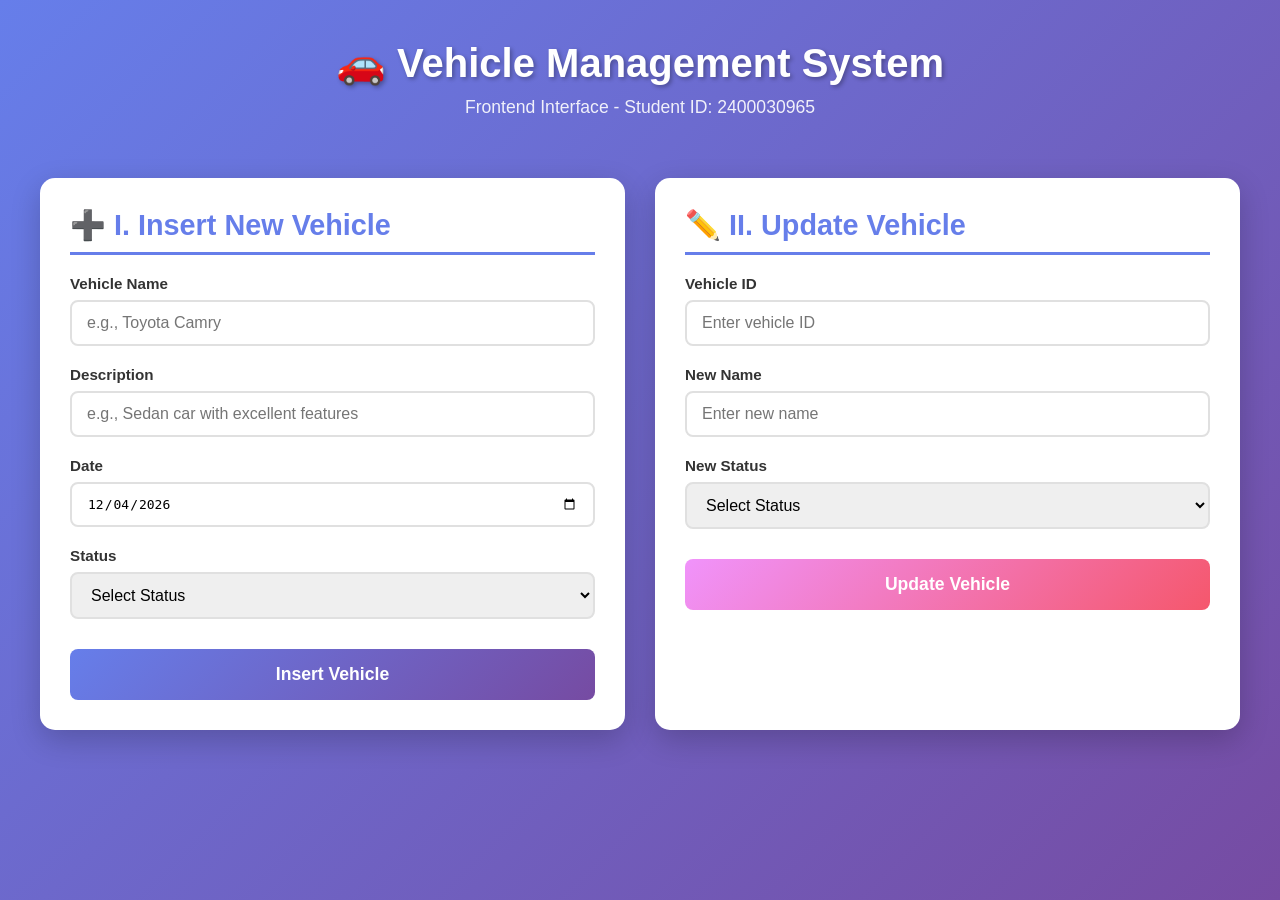
<file: index.html>
<!DOCTYPE html>
<html>
<head>
    <meta charset="UTF-8">
    <meta name="viewport" content="width=device-width, initial-scale=1.0">
    <title>Vehicle Management System - Frontend</title>
    <link rel="stylesheet" href="css/style.css">
</head>
<body>
    <div class="header">
        <h1>🚗 Vehicle Management System</h1>
        <p>Frontend Interface - Student ID: 2400030965</p>
    </div>

    <div class="container">
        <!-- Insert Vehicle Card -->
        <div class="card">
            <h2>➕ I. Insert New Vehicle</h2>
            <form id="insertForm">
                <div class="form-group">
                    <label>Vehicle Name</label>
                    <input type="text" id="insertName" placeholder="e.g., Toyota Camry" required>
                </div>
                <div class="form-group">
                    <label>Description</label>
                    <input type="text" id="insertDescription" placeholder="e.g., Sedan car with excellent features" required>
                </div>
                <div class="form-group">
                    <label>Date</label>
                    <input type="date" id="insertDate" required>
                </div>
                <div class="form-group">
                    <label>Status</label>
                    <select id="insertStatus" required>
                        <option value="">Select Status</option>
                        <option value="Available">Available</option>
                        <option value="In Use">In Use</option>
                        <option value="Maintenance">Maintenance</option>
                        <option value="Inactive">Inactive</option>
                    </select>
                </div>
                <button type="submit" class="btn-insert">Insert Vehicle</button>
            </form>
            <div id="insertResult" class="result"></div>
        </div>

        <!-- Update Vehicle Card -->
        <div class="card">
            <h2>✏️ II. Update Vehicle</h2>
            <form id="updateForm">
                <div class="form-group">
                    <label>Vehicle ID</label>
                    <input type="number" id="updateId" placeholder="Enter vehicle ID" required min="1">
                </div>
                <div class="form-group">
                    <label>New Name</label>
                    <input type="text" id="updateName" placeholder="Enter new name" required>
                </div>
                <div class="form-group">
                    <label>New Status</label>
                    <select id="updateStatus" required>
                        <option value="">Select Status</option>
                        <option value="Available">Available</option>
                        <option value="In Use">In Use</option>
                        <option value="Maintenance">Maintenance</option>
                        <option value="Active">Active</option>
                        <option value="Inactive">Inactive</option>
                    </select>
                </div>
                <button type="submit" class="btn-update">Update Vehicle</button>
            </form>
            <div id="updateResult" class="result"></div>
        </div>
    </div>

    <script src="js/script.js"></script>
</body>
</html>
</file>
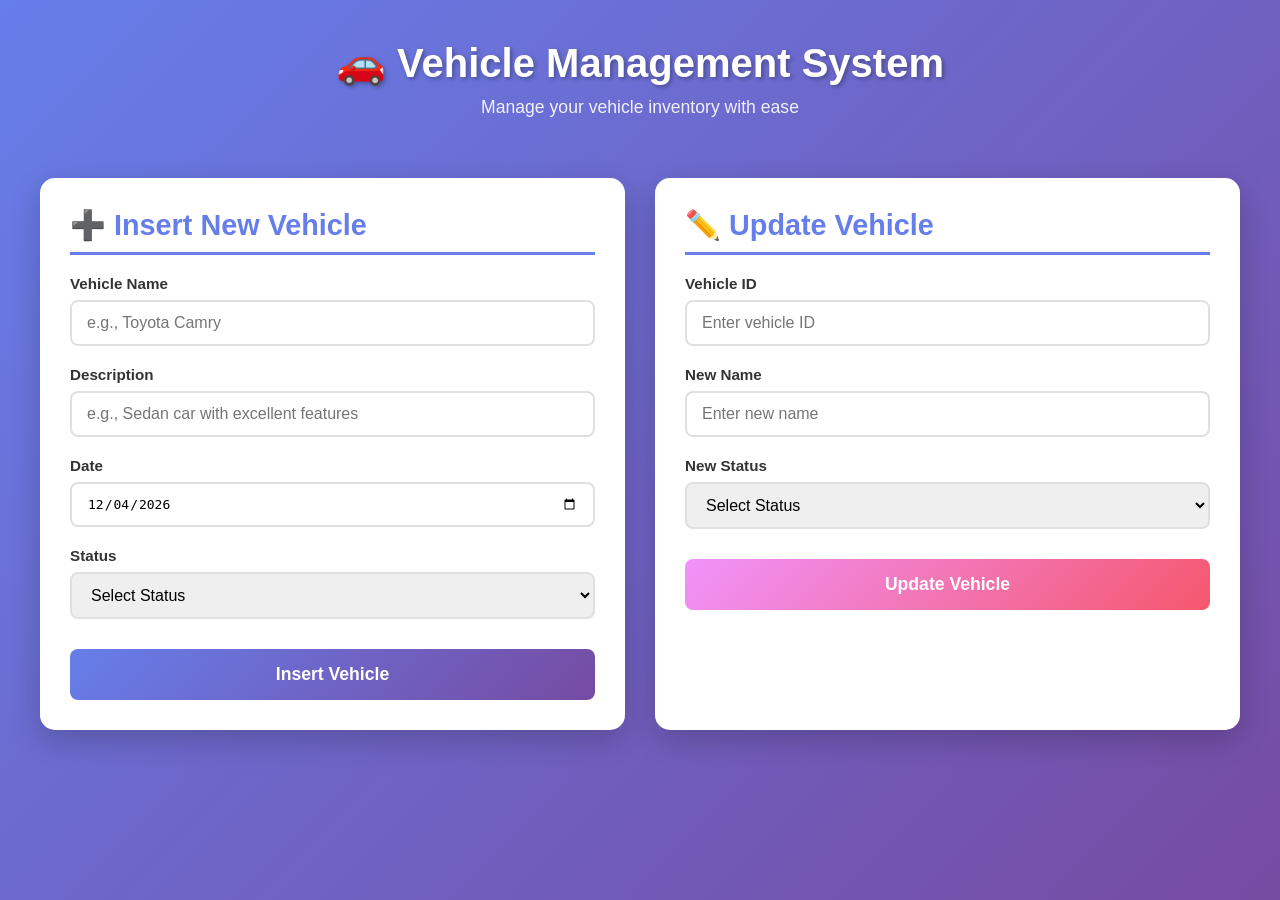
<file: frontend/index.html>
<!DOCTYPE html>
<html>
<head>
    <meta charset="UTF-8">
    <title>Vehicle Management System</title>
    <style>
        * {
            margin: 0;
            padding: 0;
            box-sizing: border-box;
        }
        body {
            font-family: 'Segoe UI', Tahoma, Geneva, Verdana, sans-serif;
            background: linear-gradient(135deg, #667eea 0%, #764ba2 100%);
            min-height: 100vh;
            padding: 20px;
        }
        .header {
            text-align: center;
            color: white;
            margin-bottom: 40px;
            padding: 20px;
        }
        .header h1 {
            font-size: 2.5em;
            margin-bottom: 10px;
            text-shadow: 2px 2px 4px rgba(0,0,0,0.3);
        }
        .header p {
            font-size: 1.1em;
            opacity: 0.9;
        }
        .container {
            max-width: 1200px;
            margin: 0 auto;
            display: grid;
            grid-template-columns: repeat(auto-fit, minmax(500px, 1fr));
            gap: 30px;
        }
        .card {
            background: white;
            border-radius: 15px;
            padding: 30px;
            box-shadow: 0 10px 30px rgba(0,0,0,0.2);
            transition: transform 0.3s ease;
        }
        .card:hover {
            transform: translateY(-5px);
        }
        .card h2 {
            color: #667eea;
            margin-bottom: 20px;
            font-size: 1.8em;
            border-bottom: 3px solid #667eea;
            padding-bottom: 10px;
        }
        .form-group {
            margin-bottom: 20px;
        }
        label {
            display: block;
            color: #333;
            font-weight: 600;
            margin-bottom: 8px;
            font-size: 0.95em;
        }
        input[type="text"],
        input[type="number"],
        input[type="date"],
        select {
            width: 100%;
            padding: 12px 15px;
            border: 2px solid #e0e0e0;
            border-radius: 8px;
            font-size: 1em;
            transition: border-color 0.3s ease;
        }
        input:focus,
        select:focus {
            outline: none;
            border-color: #667eea;
        }
        button {
            width: 100%;
            padding: 15px;
            border: none;
            border-radius: 8px;
            font-size: 1.1em;
            font-weight: 600;
            cursor: pointer;
            transition: all 0.3s ease;
            margin-top: 10px;
        }
        .btn-insert {
            background: linear-gradient(135deg, #667eea 0%, #764ba2 100%);
            color: white;
        }
        .btn-insert:hover {
            transform: scale(1.02);
            box-shadow: 0 5px 15px rgba(102, 126, 234, 0.4);
        }
        .btn-update {
            background: linear-gradient(135deg, #f093fb 0%, #f5576c 100%);
            color: white;
        }
        .btn-update:hover {
            transform: scale(1.02);
            box-shadow: 0 5px 15px rgba(245, 87, 108, 0.4);
        }
        .result {
            margin-top: 20px;
            padding: 15px;
            border-radius: 8px;
            display: none;
        }
        .success {
            background: #d4edda;
            color: #155724;
            border: 1px solid #c3e6cb;
        }
        .error {
            background: #f8d7da;
            color: #721c24;
            border: 1px solid #f5c6cb;
        }
        .vehicle-list {
            margin-top: 20px;
        }
        .vehicle-item {
            background: #f8f9fa;
            padding: 15px;
            margin-bottom: 10px;
            border-radius: 8px;
            border-left: 4px solid #667eea;
        }
        .vehicle-item strong {
            color: #667eea;
        }
    </style>
</head>
<body>
    <div class="header">
        <h1>🚗 Vehicle Management System</h1>
        <p>Manage your vehicle inventory with ease</p>
    </div>

    <div class="container">
        <!-- Insert Vehicle Card -->
        <div class="card">
            <h2>➕ Insert New Vehicle</h2>
            <form id="insertForm">
                <div class="form-group">
                    <label>Vehicle Name</label>
                    <input type="text" id="insertName" placeholder="e.g., Toyota Camry" required>
                </div>
                <div class="form-group">
                    <label>Description</label>
                    <input type="text" id="insertDescription" placeholder="e.g., Sedan car with excellent features" required>
                </div>
                <div class="form-group">
                    <label>Date</label>
                    <input type="date" id="insertDate" required>
                </div>
                <div class="form-group">
                    <label>Status</label>
                    <select id="insertStatus" required>
                        <option value="">Select Status</option>
                        <option value="Available">Available</option>
                        <option value="In Use">In Use</option>
                        <option value="Maintenance">Maintenance</option>
                        <option value="Inactive">Inactive</option>
                    </select>
                </div>
                <button type="submit" class="btn-insert">Insert Vehicle</button>
            </form>
            <div id="insertResult" class="result"></div>
        </div>

        <!-- Update Vehicle Card -->
        <div class="card">
            <h2>✏️ Update Vehicle</h2>
            <form id="updateForm">
                <div class="form-group">
                    <label>Vehicle ID</label>
                    <input type="number" id="updateId" placeholder="Enter vehicle ID" required>
                </div>
                <div class="form-group">
                    <label>New Name</label>
                    <input type="text" id="updateName" placeholder="Enter new name" required>
                </div>
                <div class="form-group">
                    <label>New Status</label>
                    <select id="updateStatus" required>
                        <option value="">Select Status</option>
                        <option value="Available">Available</option>
                        <option value="In Use">In Use</option>
                        <option value="Maintenance">Maintenance</option>
                        <option value="Active">Active</option>
                        <option value="Inactive">Inactive</option>
                    </select>
                </div>
                <button type="submit" class="btn-update">Update Vehicle</button>
            </form>
            <div id="updateResult" class="result"></div>
        </div>
    </div>

    <script>
        // Simulated vehicle storage
        let vehicles = [];
        let nextId = 1;

        // Set today's date as default
        document.getElementById('insertDate').valueAsDate = new Date();

        // Insert Vehicle Form Handler
        document.getElementById('insertForm').addEventListener('submit', function(e) {
            e.preventDefault();
            
            const vehicle = {
                id: nextId++,
                name: document.getElementById('insertName').value,
                description: document.getElementById('insertDescription').value,
                date: document.getElementById('insertDate').value,
                status: document.getElementById('insertStatus').value
            };
            
            vehicles.push(vehicle);
            
            const resultDiv = document.getElementById('insertResult');
            resultDiv.className = 'result success';
            resultDiv.style.display = 'block';
            resultDiv.innerHTML = `
                <strong>✅ Vehicle Inserted Successfully!</strong><br>
                <div class="vehicle-item" style="margin-top: 10px;">
                    <strong>ID:</strong> ${vehicle.id}<br>
                    <strong>Name:</strong> ${vehicle.name}<br>
                    <strong>Description:</strong> ${vehicle.description}<br>
                    <strong>Date:</strong> ${vehicle.date}<br>
                    <strong>Status:</strong> ${vehicle.status}
                </div>
            `;
            
            this.reset();
            document.getElementById('insertDate').valueAsDate = new Date();
            
            console.log('Vehicle inserted:', vehicle);
            console.log('All vehicles:', vehicles);
        });

        // Update Vehicle Form Handler
        document.getElementById('updateForm').addEventListener('submit', function(e) {
            e.preventDefault();
            
            const id = parseInt(document.getElementById('updateId').value);
            const newName = document.getElementById('updateName').value;
            const newStatus = document.getElementById('updateStatus').value;
            
            const vehicle = vehicles.find(v => v.id === id);
            const resultDiv = document.getElementById('updateResult');
            
            if (vehicle) {
                vehicle.name = newName;
                vehicle.status = newStatus;
                
                resultDiv.className = 'result success';
                resultDiv.style.display = 'block';
                resultDiv.innerHTML = `
                    <strong>✅ Vehicle Updated Successfully!</strong><br>
                    <div class="vehicle-item" style="margin-top: 10px;">
                        <strong>ID:</strong> ${vehicle.id}<br>
                        <strong>Updated Name:</strong> ${vehicle.name}<br>
                        <strong>Updated Status:</strong> ${vehicle.status}<br>
                        <strong>Description:</strong> ${vehicle.description}<br>
                        <strong>Date:</strong> ${vehicle.date}
                    </div>
                `;
                
                console.log('Vehicle updated:', vehicle);
            } else {
                resultDiv.className = 'result error';
                resultDiv.style.display = 'block';
                resultDiv.innerHTML = `<strong>❌ Error:</strong> Vehicle with ID ${id} not found!`;
            }
            
            this.reset();
        });
    </script>
</body>
</html>
</file>
<file: css/style.css>
* {
    margin: 0;
    padding: 0;
    box-sizing: border-box;
}

body {
    font-family: 'Segoe UI', Tahoma, Geneva, Verdana, sans-serif;
    background: linear-gradient(135deg, #667eea 0%, #764ba2 100%);
    min-height: 100vh;
    padding: 20px;
}

.header {
    text-align: center;
    color: white;
    margin-bottom: 40px;
    padding: 20px;
}

.header h1 {
    font-size: 2.5em;
    margin-bottom: 10px;
    text-shadow: 2px 2px 4px rgba(0,0,0,0.3);
}

.header p {
    font-size: 1.1em;
    opacity: 0.9;
}

.container {
    max-width: 1200px;
    margin: 0 auto;
    display: grid;
    grid-template-columns: repeat(auto-fit, minmax(500px, 1fr));
    gap: 30px;
}

.card {
    background: white;
    border-radius: 15px;
    padding: 30px;
    box-shadow: 0 10px 30px rgba(0,0,0,0.2);
    transition: transform 0.3s ease;
}

.card:hover {
    transform: translateY(-5px);
}

.card h2 {
    color: #667eea;
    margin-bottom: 20px;
    font-size: 1.8em;
    border-bottom: 3px solid #667eea;
    padding-bottom: 10px;
}

.form-group {
    margin-bottom: 20px;
}

label {
    display: block;
    color: #333;
    font-weight: 600;
    margin-bottom: 8px;
    font-size: 0.95em;
}

input[type="text"],
input[type="number"],
input[type="date"],
select {
    width: 100%;
    padding: 12px 15px;
    border: 2px solid #e0e0e0;
    border-radius: 8px;
    font-size: 1em;
    transition: border-color 0.3s ease;
}

input:focus,
select:focus {
    outline: none;
    border-color: #667eea;
}

button {
    width: 100%;
    padding: 15px;
    border: none;
    border-radius: 8px;
    font-size: 1.1em;
    font-weight: 600;
    cursor: pointer;
    transition: all 0.3s ease;
    margin-top: 10px;
}

.btn-insert {
    background: linear-gradient(135deg, #667eea 0%, #764ba2 100%);
    color: white;
}

.btn-insert:hover {
    transform: scale(1.02);
    box-shadow: 0 5px 15px rgba(102, 126, 234, 0.4);
}

.btn-update {
    background: linear-gradient(135deg, #f093fb 0%, #f5576c 100%);
    color: white;
}

.btn-update:hover {
    transform: scale(1.02);
    box-shadow: 0 5px 15px rgba(245, 87, 108, 0.4);
}

.result {
    margin-top: 20px;
    padding: 15px;
    border-radius: 8px;
    display: none;
}

.success {
    background: #d4edda;
    color: #155724;
    border: 1px solid #c3e6cb;
}

.error {
    background: #f8d7da;
    color: #721c24;
    border: 1px solid #f5c6cb;
}

.vehicle-item {
    background: #f8f9fa;
    padding: 15px;
    margin-bottom: 10px;
    border-radius: 8px;
    border-left: 4px solid #667eea;
}

.vehicle-item strong {
    color: #667eea;
}

@media (max-width: 768px) {
    .container {
        grid-template-columns: 1fr;
    }
    .header h1 {
        font-size: 2em;
    }
}
</file>
